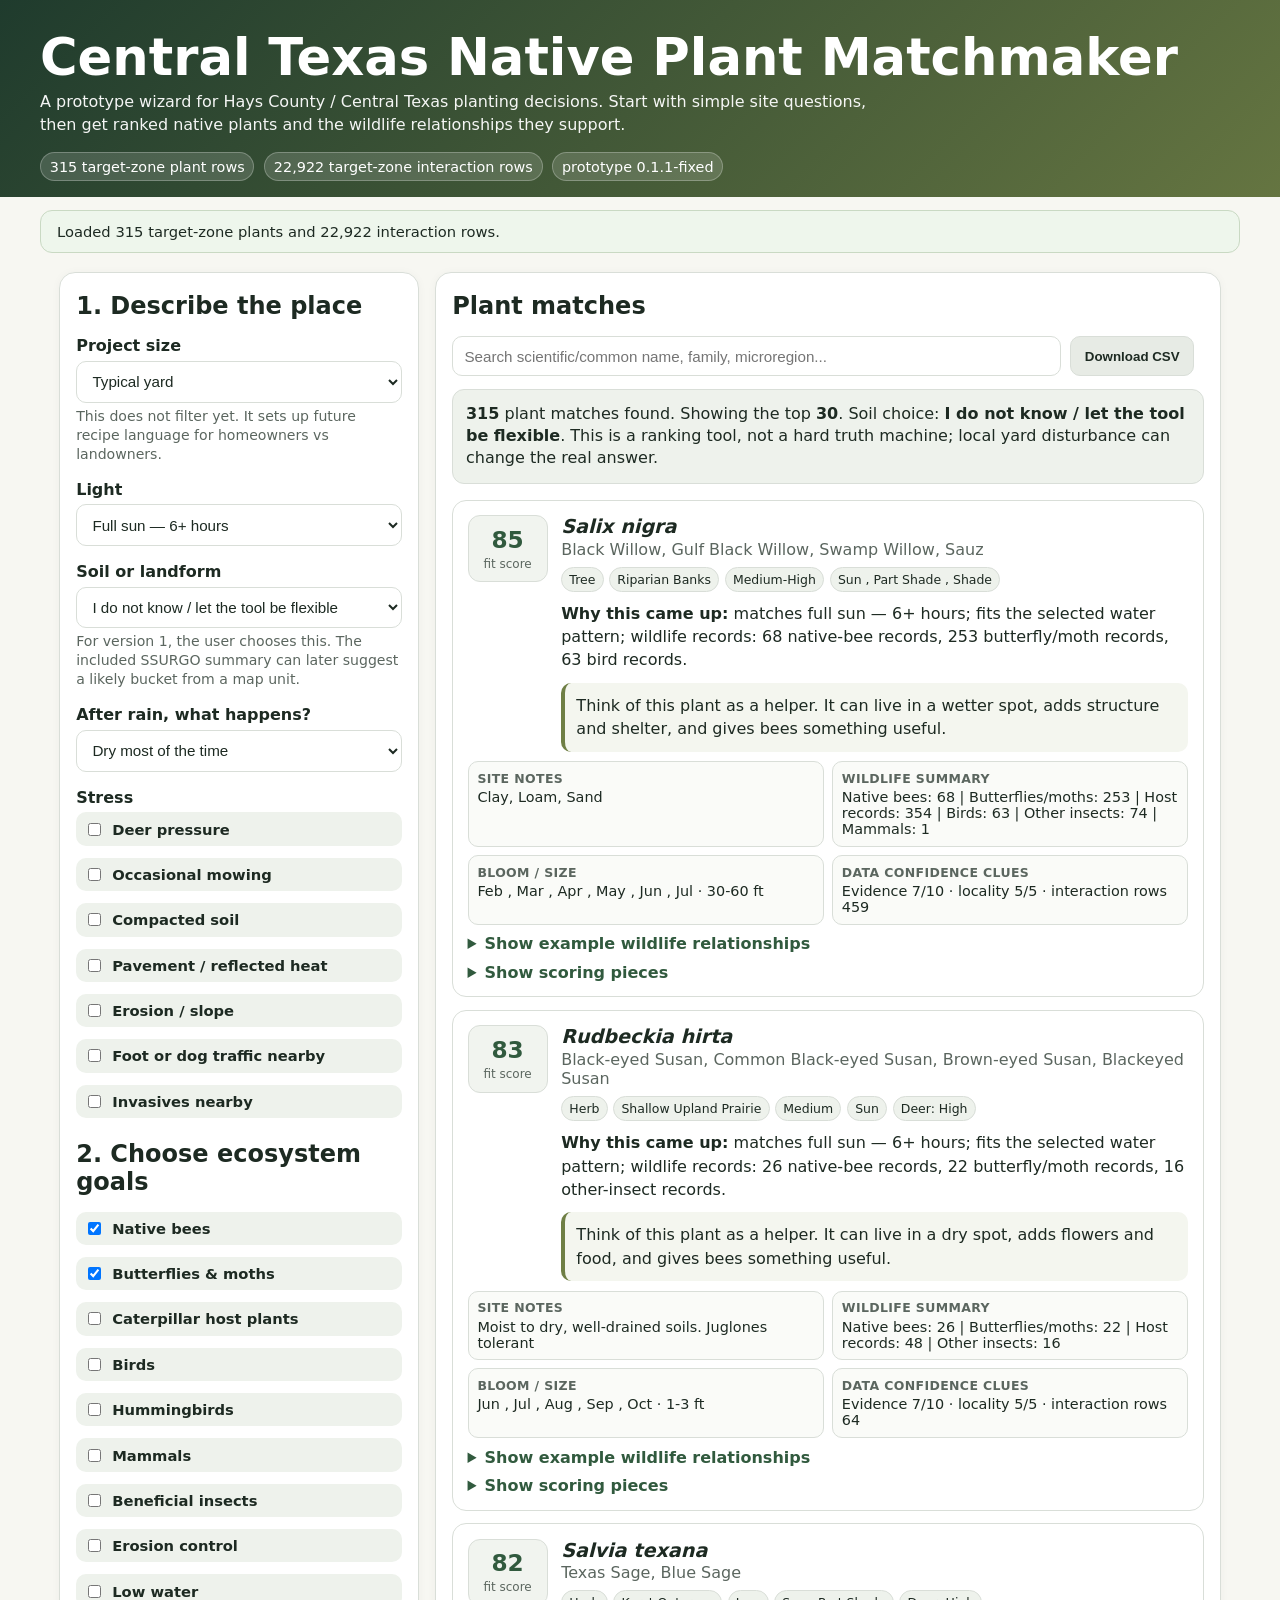
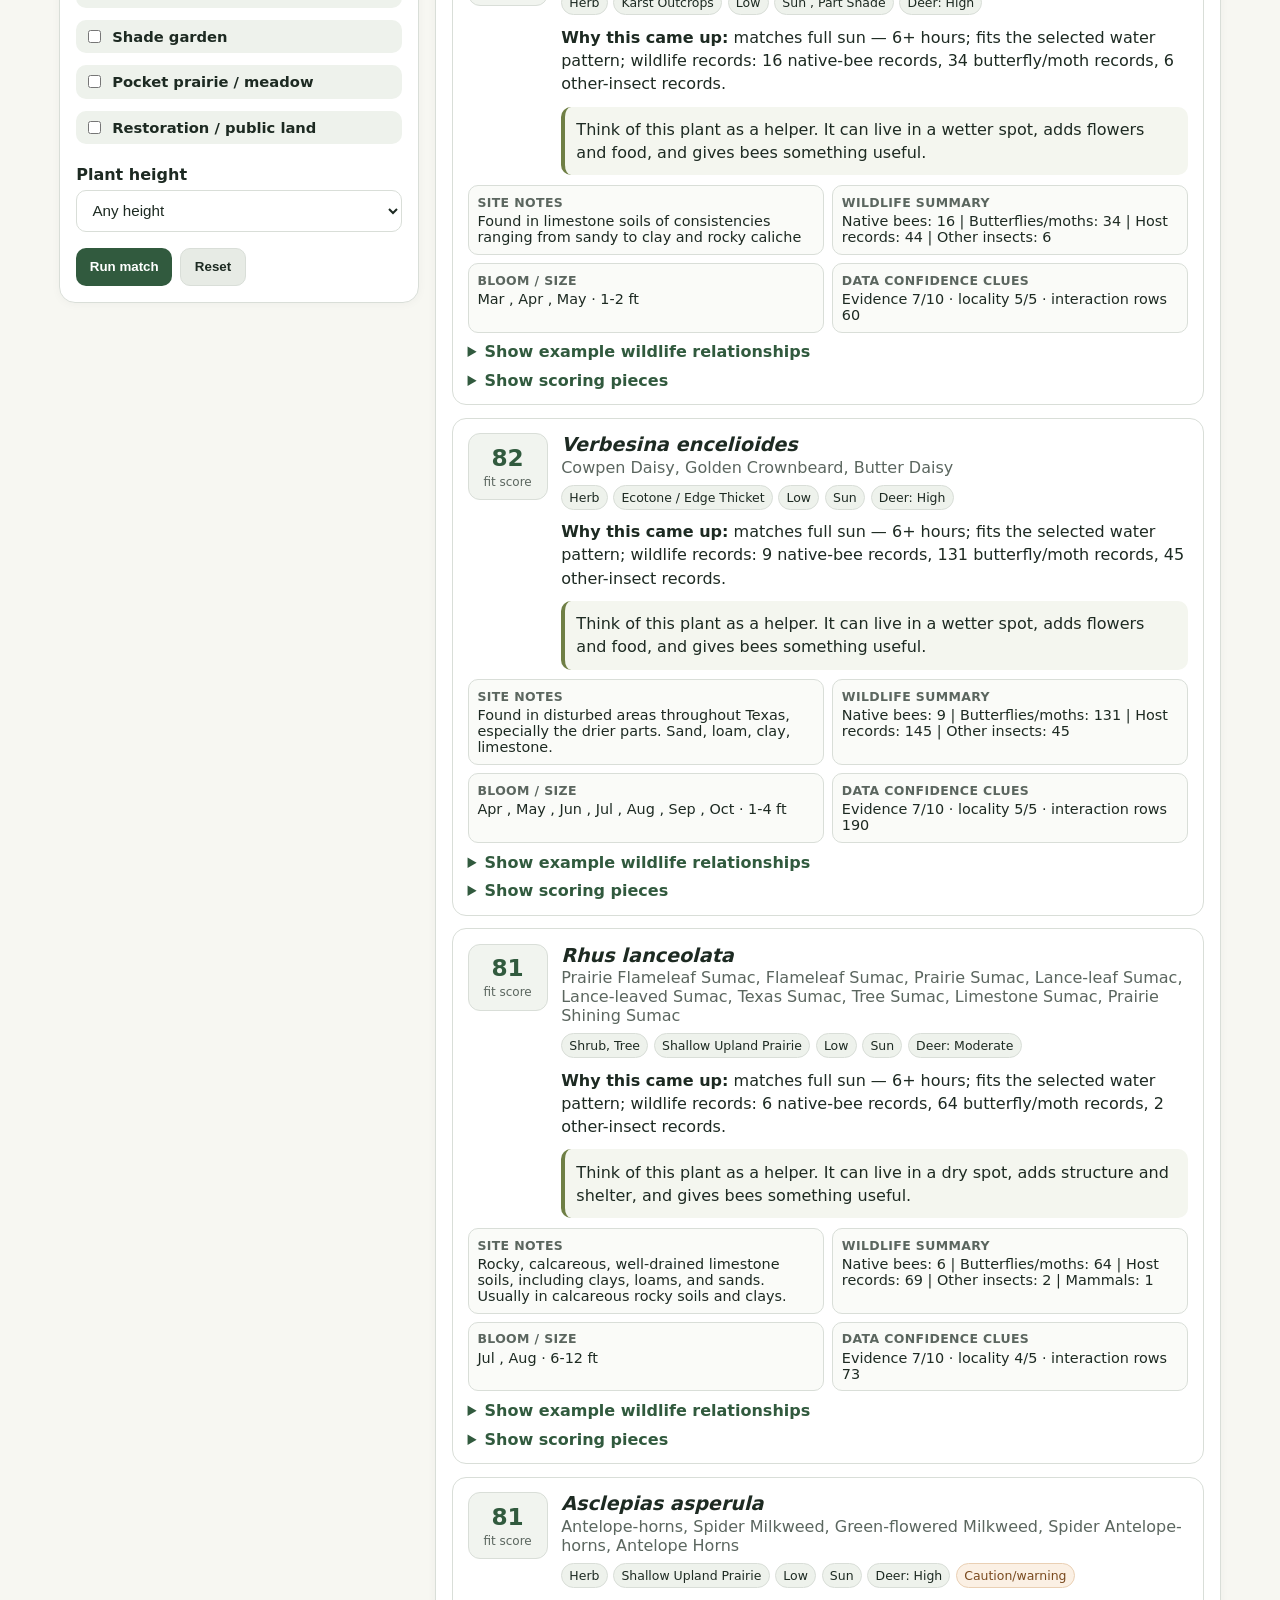
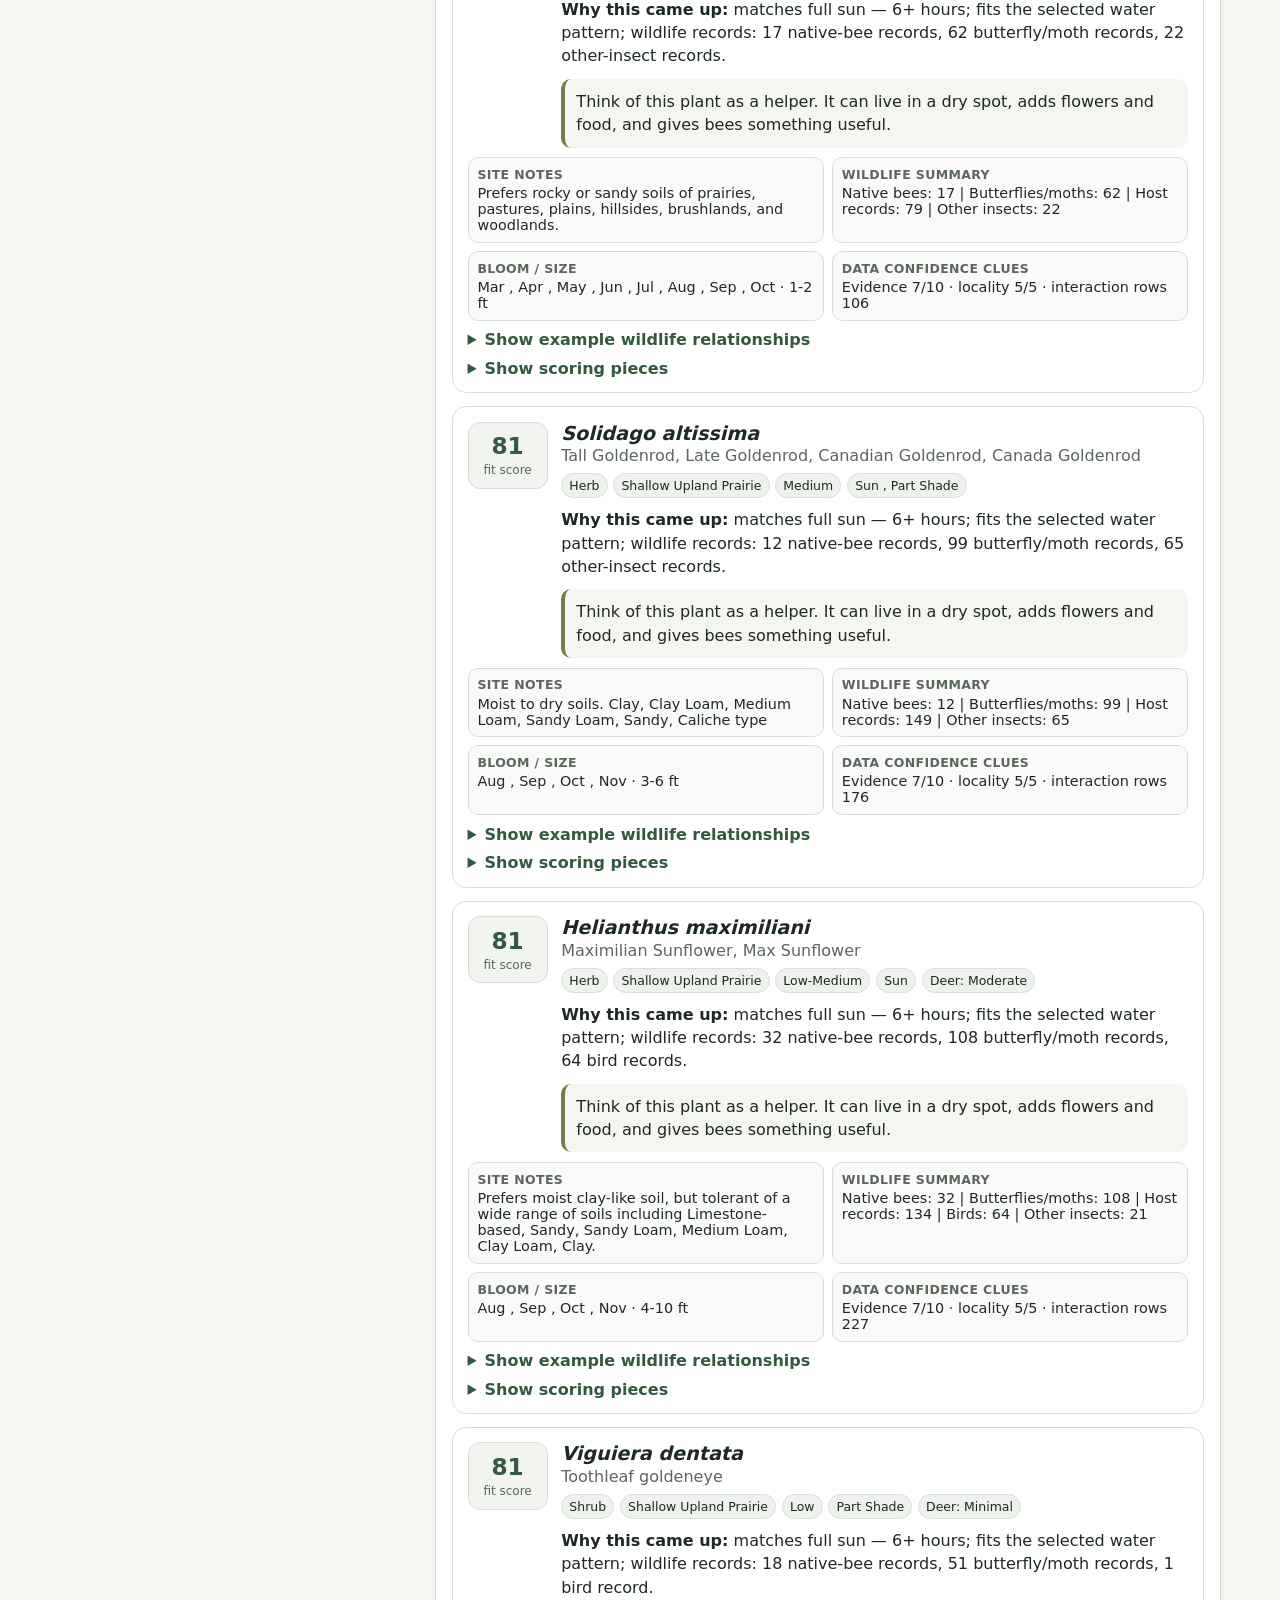
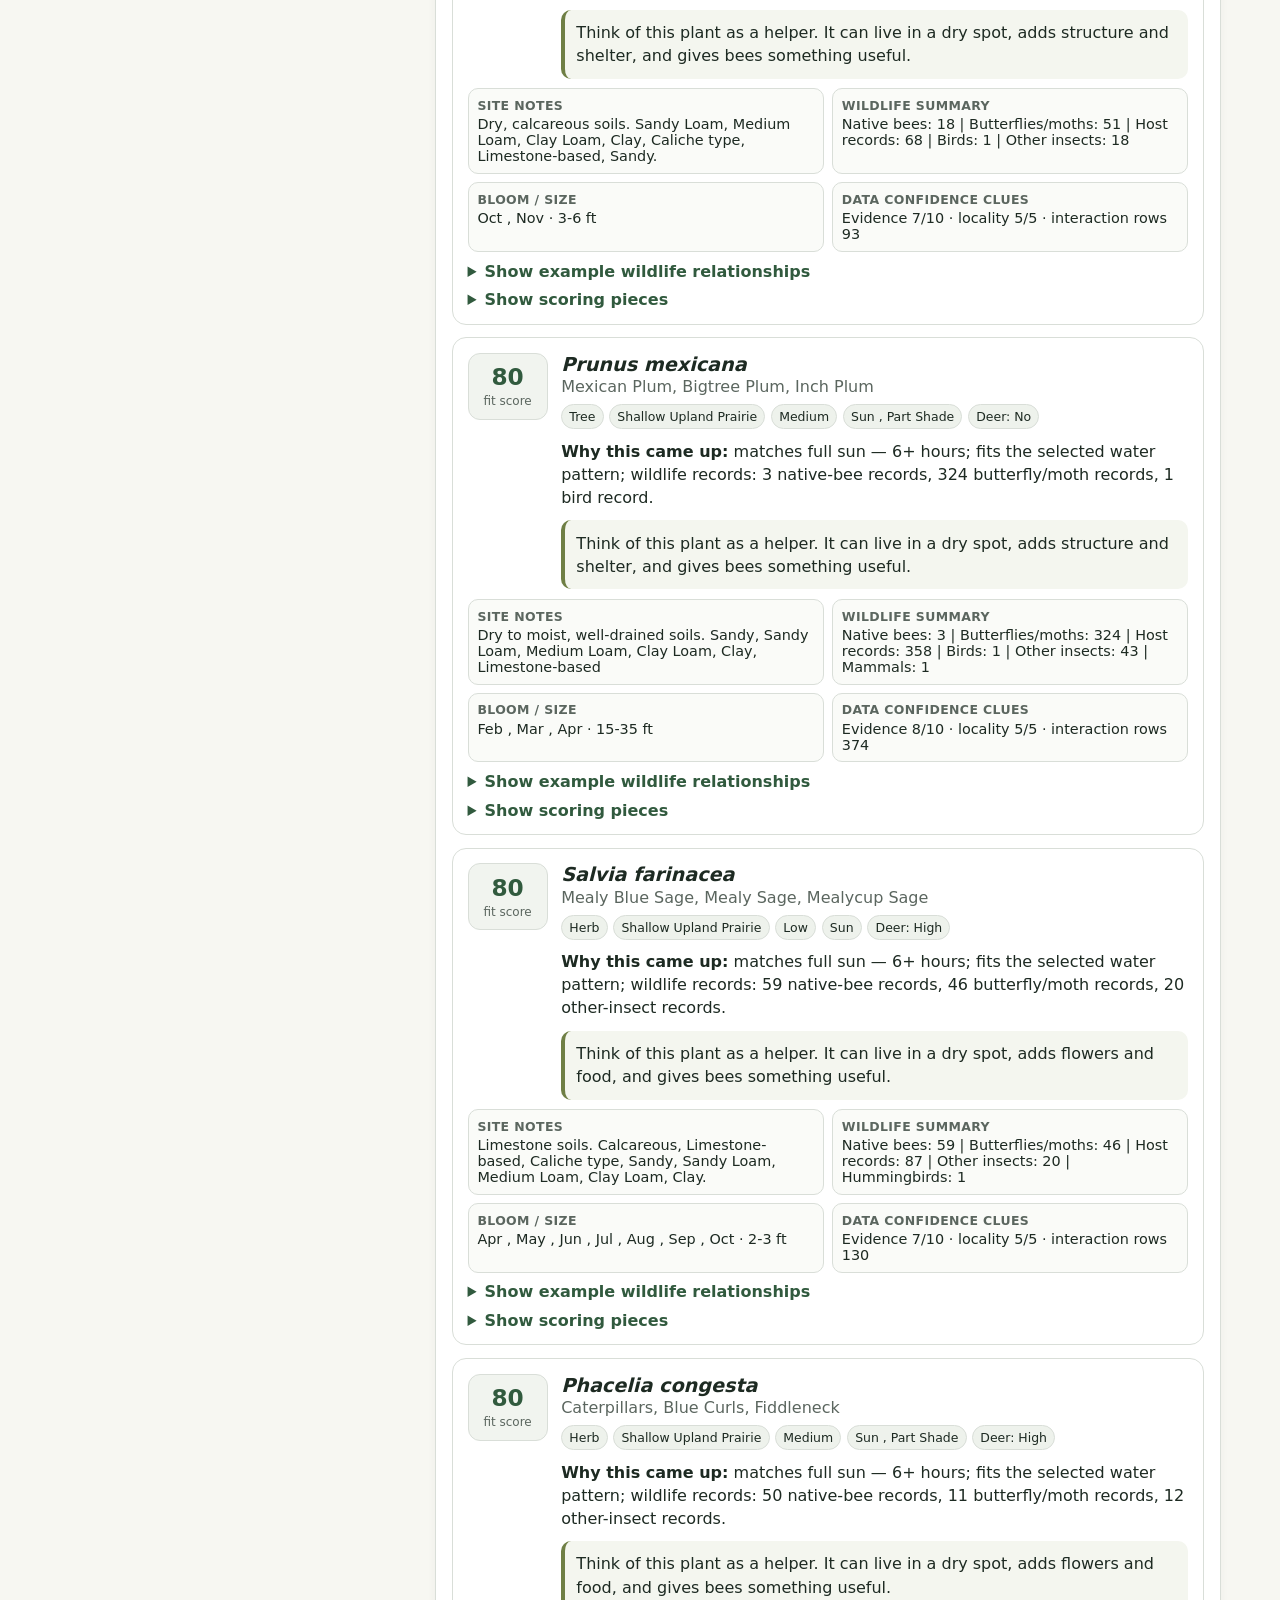
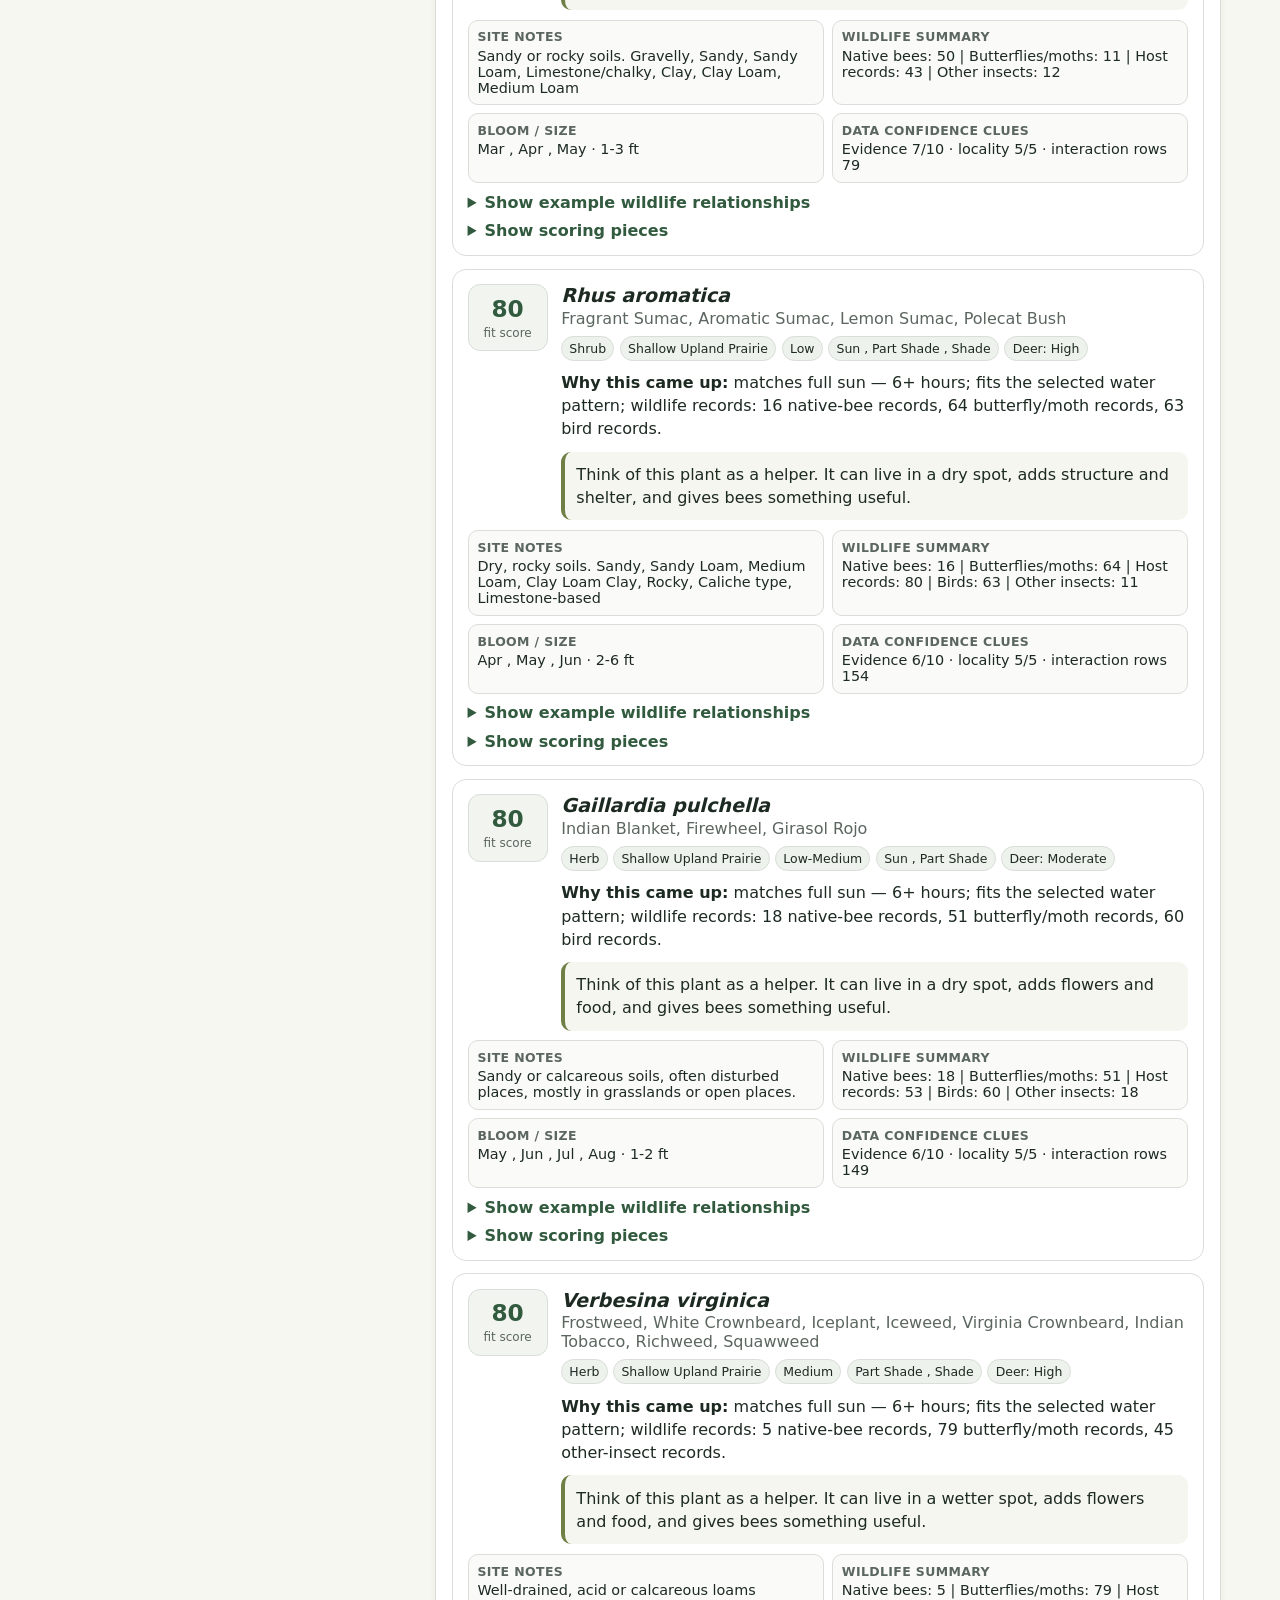
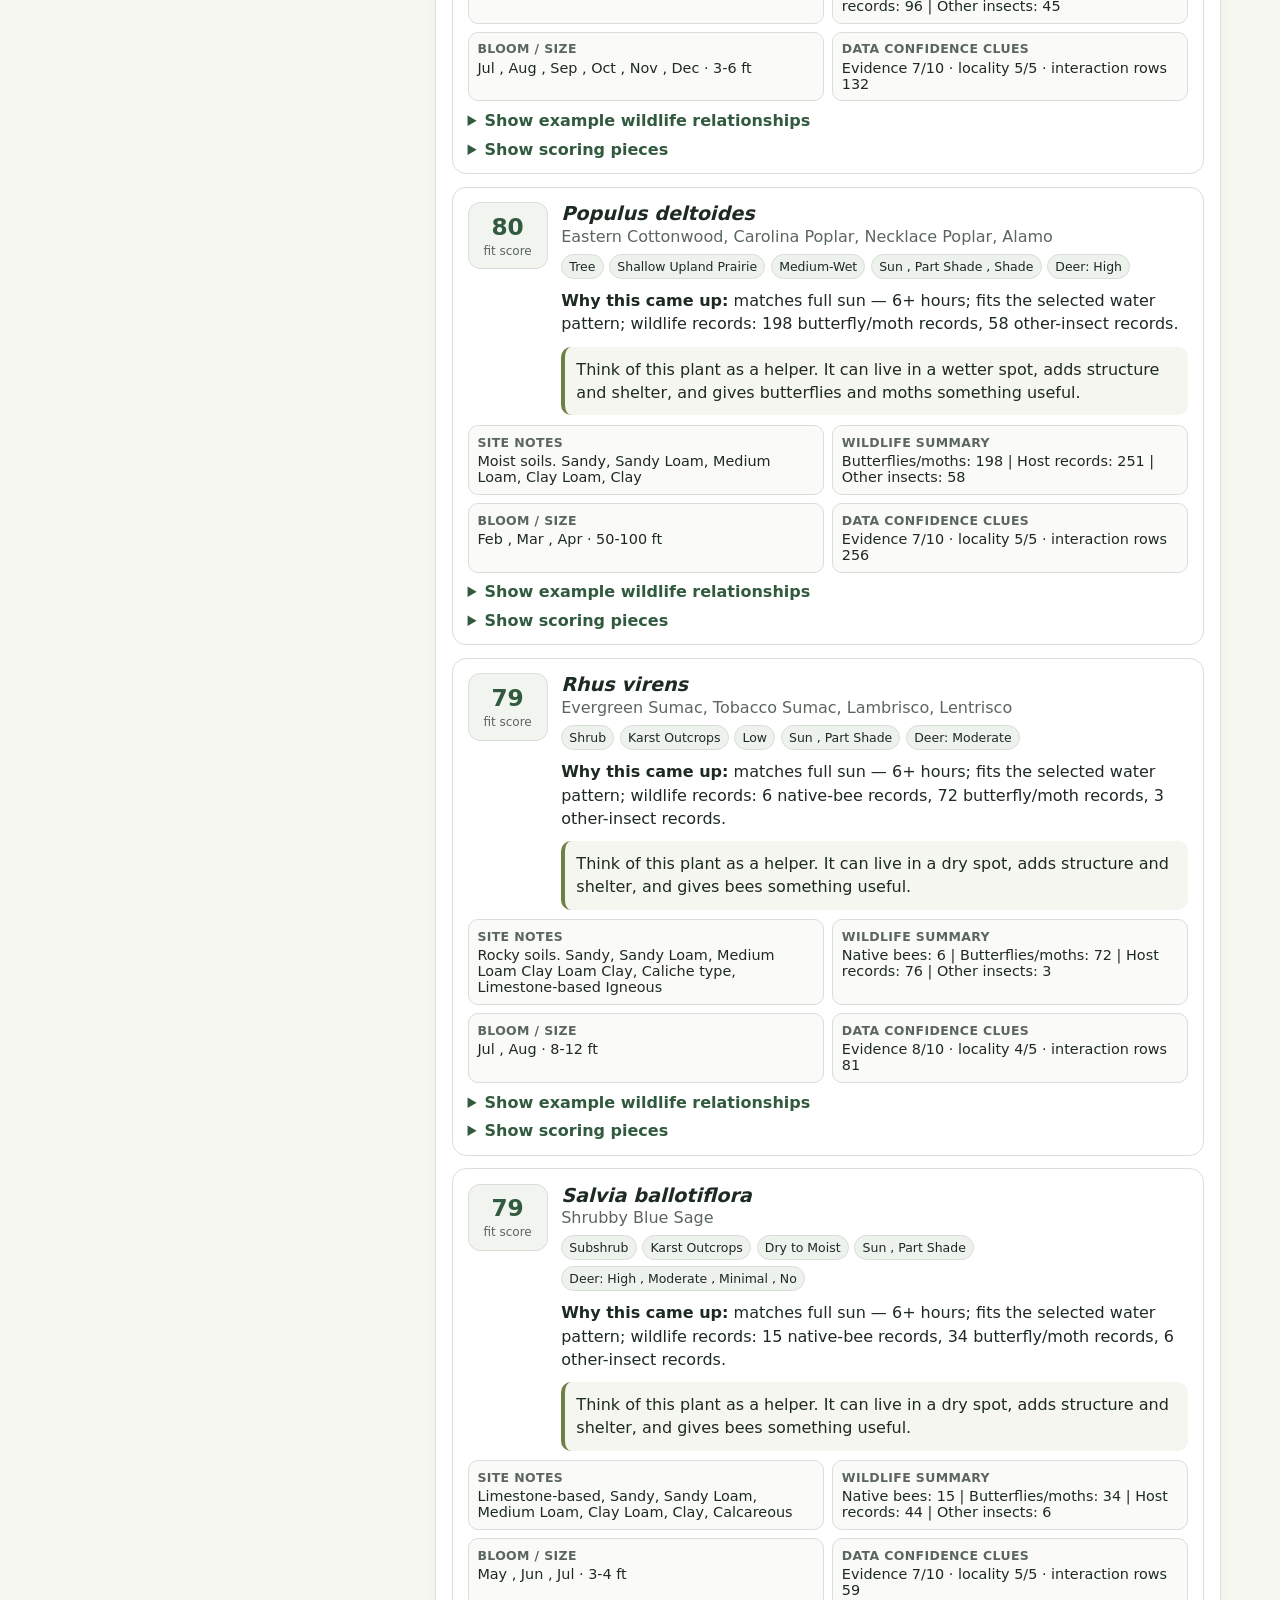
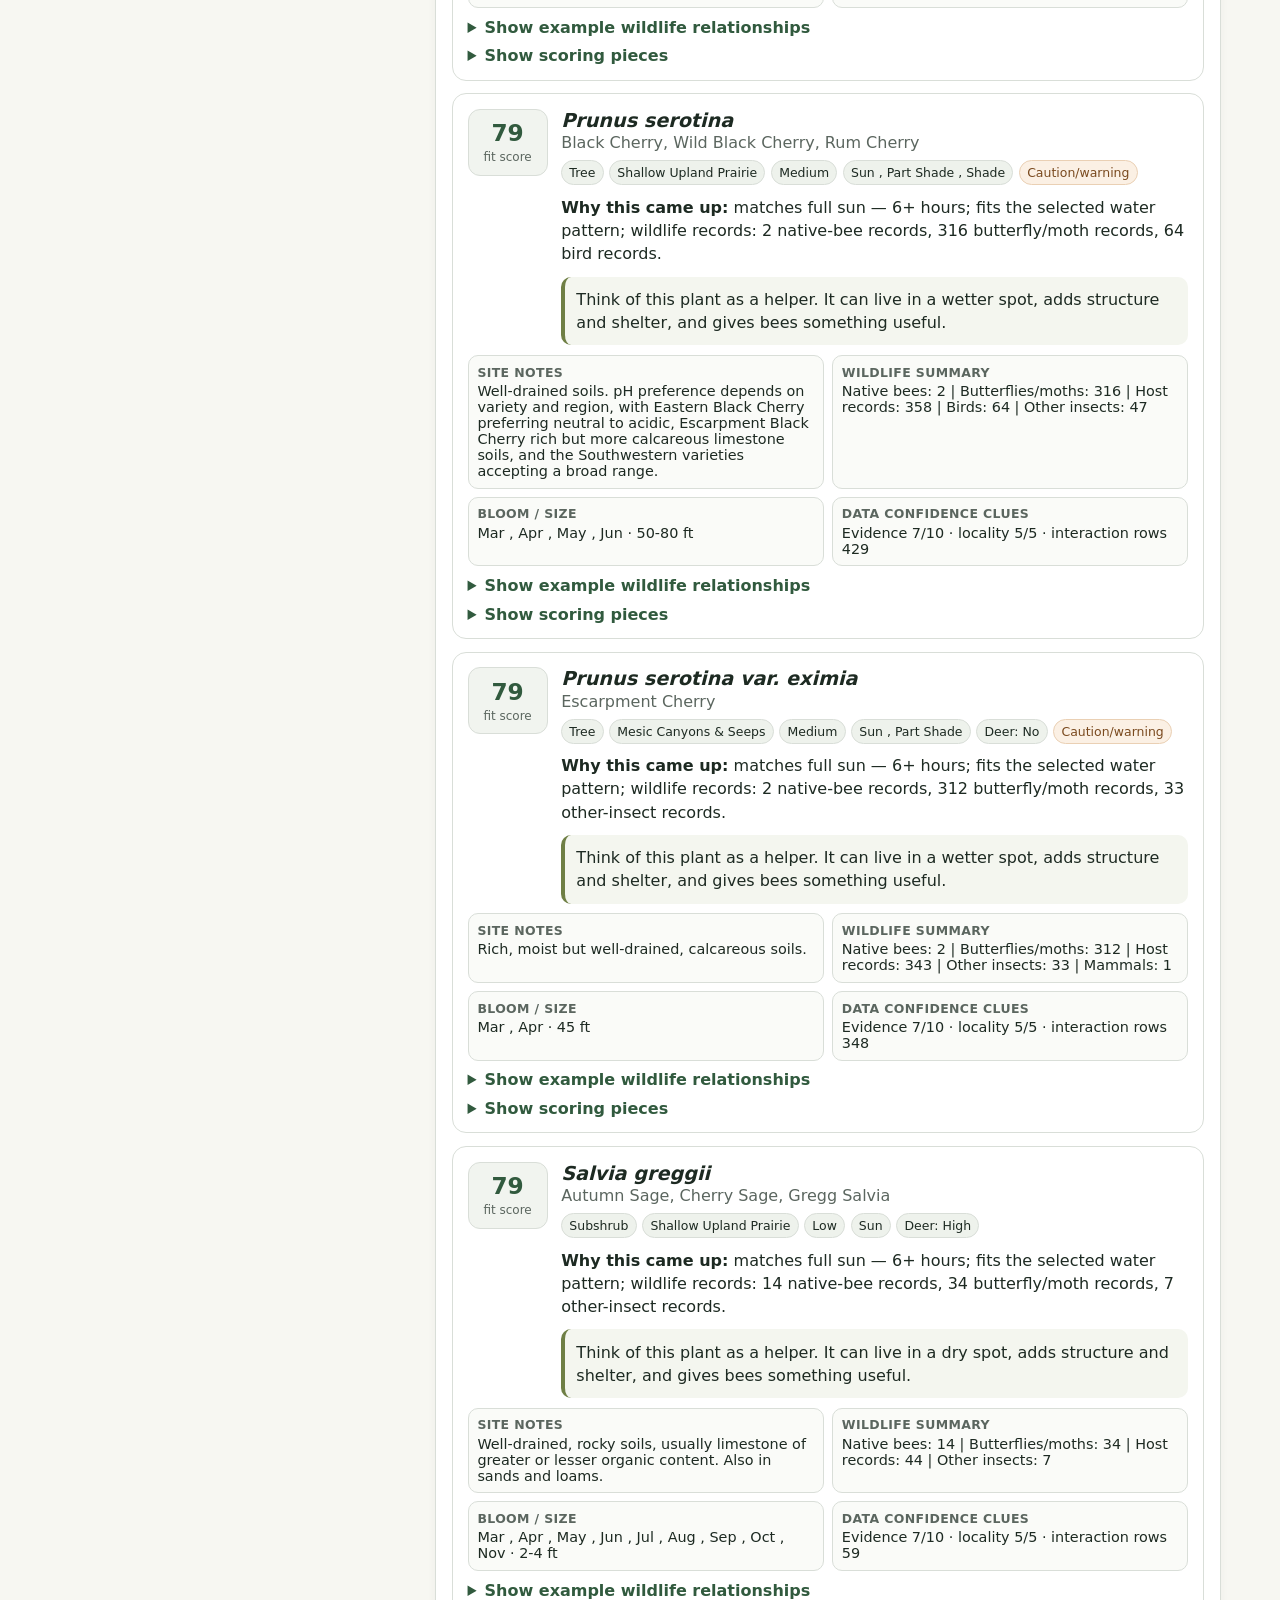
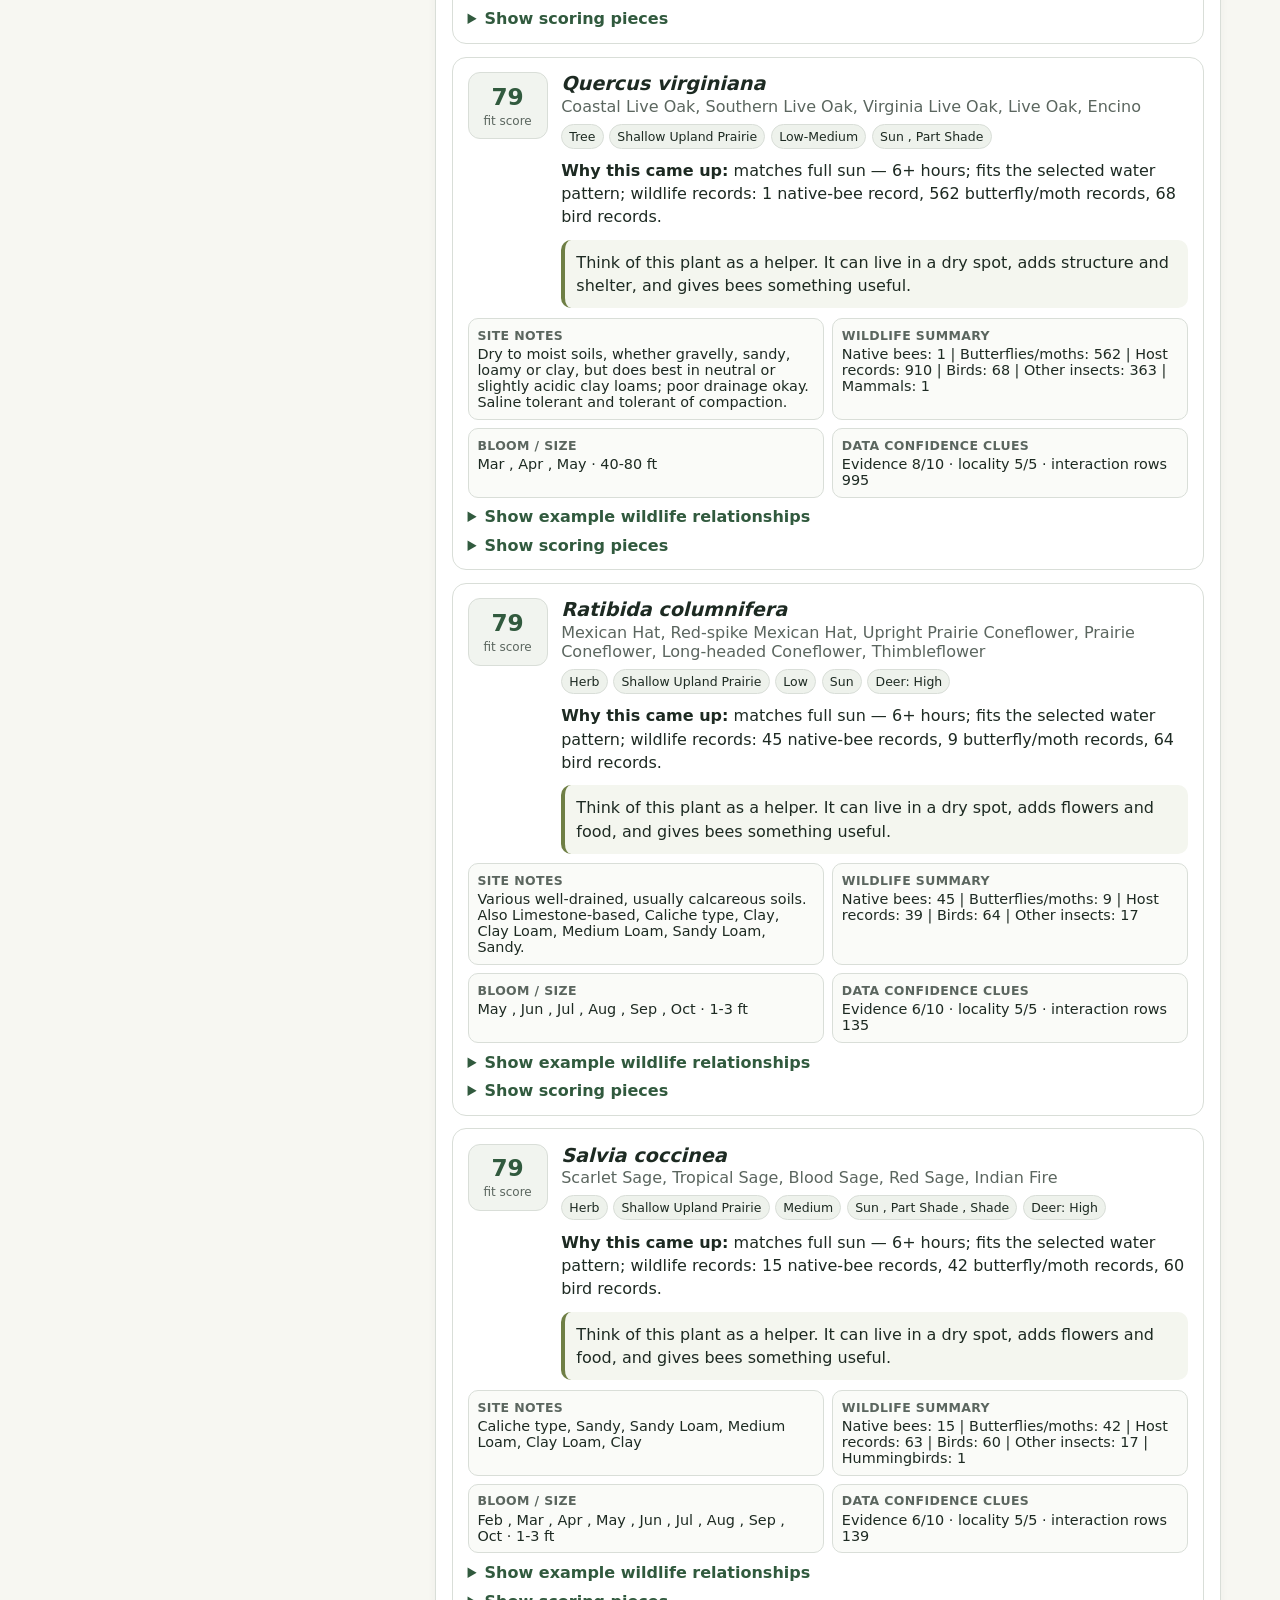
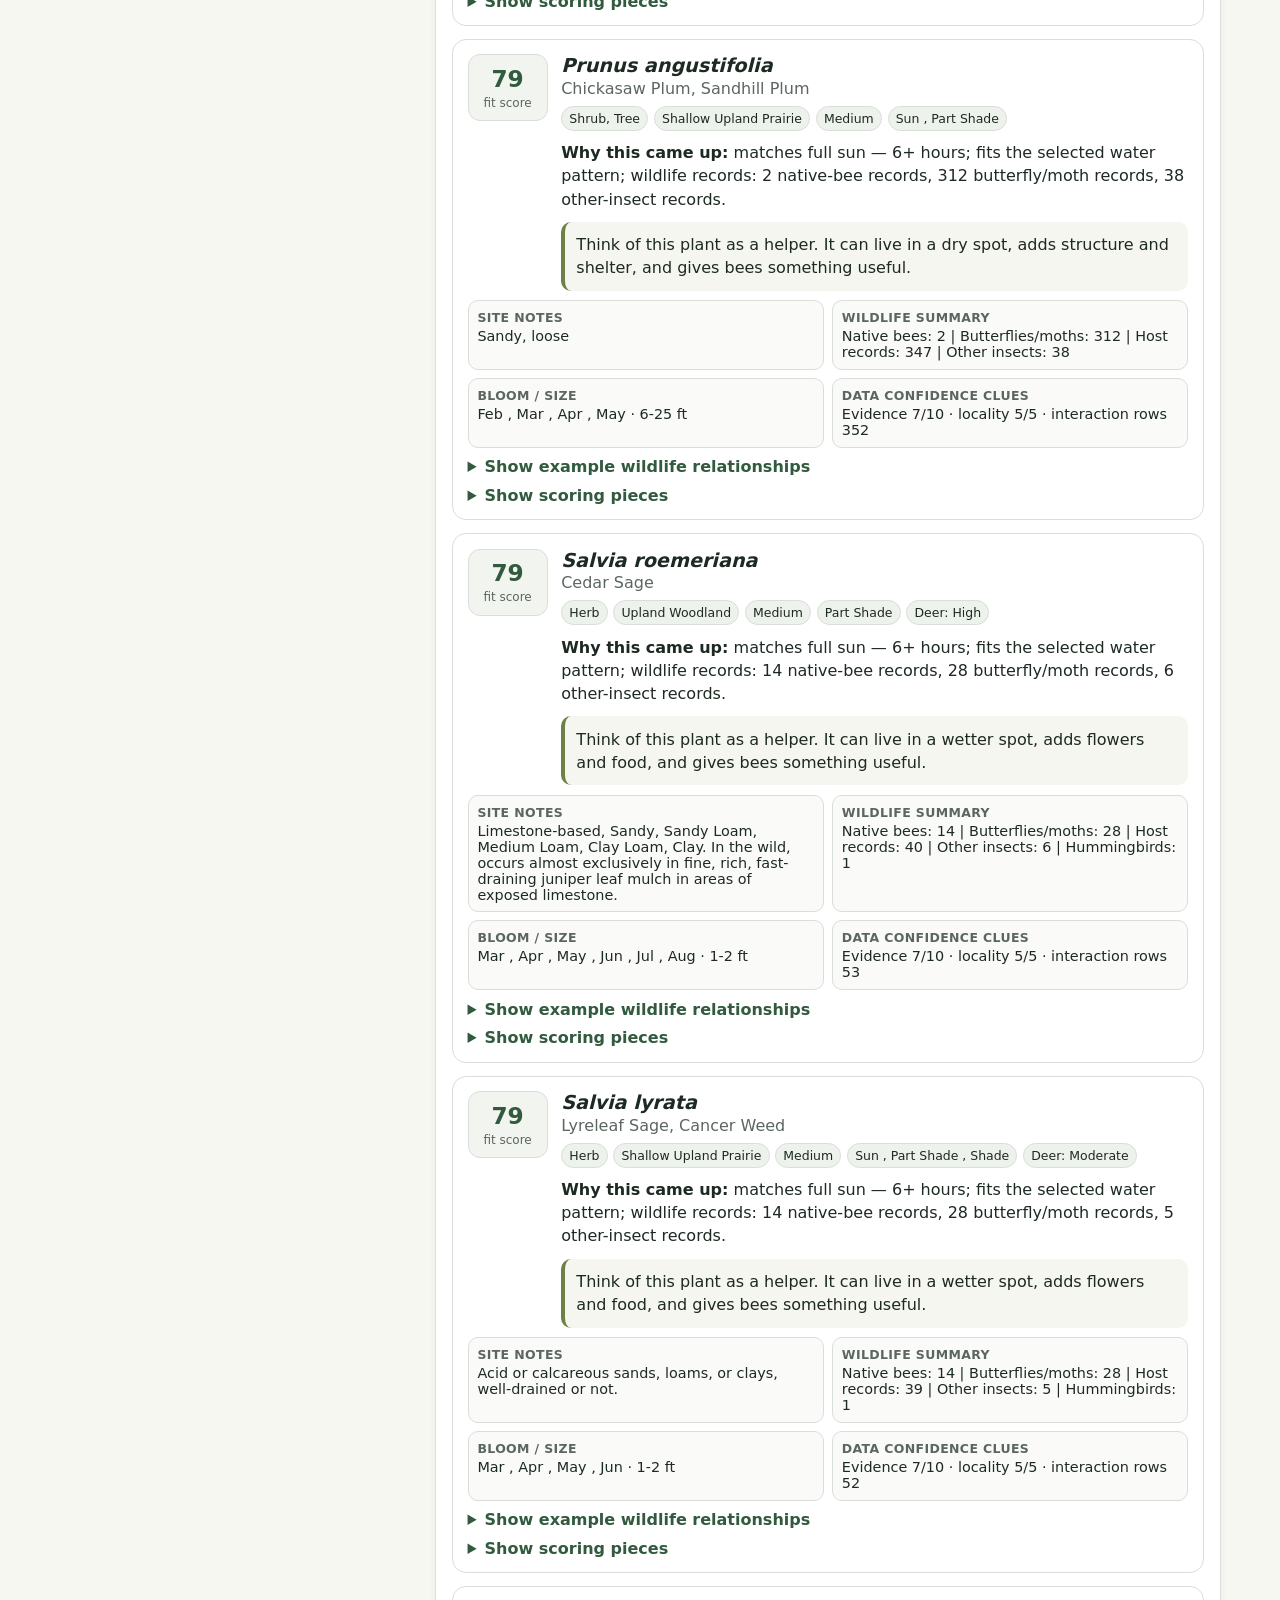
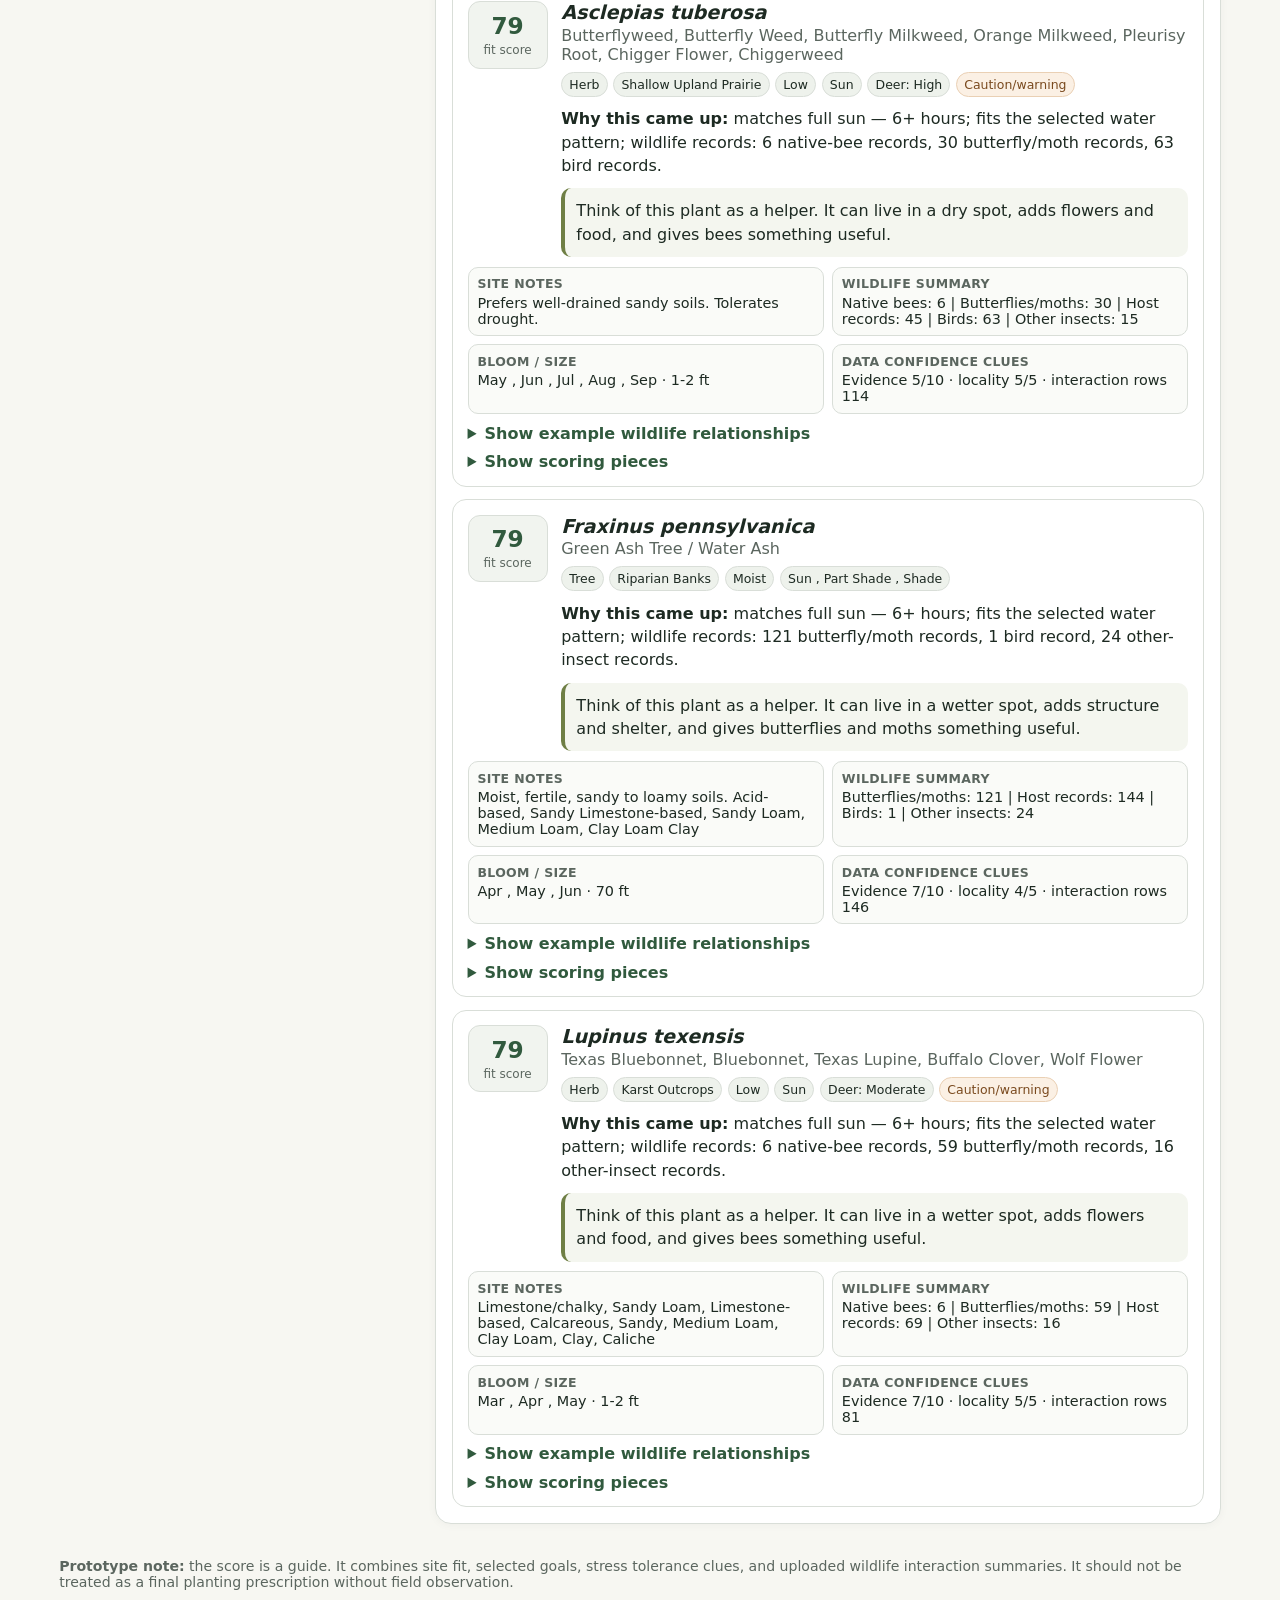
<file: index.html>
<!doctype html>
<html lang="en">
<head>
  <meta charset="utf-8">
  <meta name="viewport" content="width=device-width, initial-scale=1">
  <title>Central Texas Native Plant Matchmaker — Prototype</title>
  <link rel="stylesheet" href="css/style.css">
  <script defer src="data/plant_matcher_data.js"></script>
  <script defer src="js/app.js"></script>
</head>
<body>
  <header>
    <div class="wrap">
      <h1>Central Texas Native Plant Matchmaker</h1>
      <p class="subtitle">A prototype wizard for Hays County / Central Texas planting decisions. Start with simple site questions, then get ranked native plants and the wildlife relationships they support.</p>
      <div class="meta"><span id="metaPlants">loading plant rows</span><span id="metaInteractions">loading interaction rows</span><span id="metaVersion">prototype v0.1.1</span></div>
    </div>
  </header>
  <div id="appStatus" class="status info">Loading plant data. If this message stays visible, check that the data and js folders uploaded with index.html.</div>
  <noscript><div class="status error">This prototype needs JavaScript enabled.</div></noscript>
  <main class="grid">
    <section class="panel wizard">
      <h2>1. Describe the place</h2>
      <div class="field">
        <label for="projectSize">Project size</label>
        <select id="projectSize">
          <option value="patio">Patio / small bed</option>
          <option value="yard" selected>Typical yard</option>
          <option value="acreage">0.25–5 acres</option>
          <option value="large_land">Large property / restoration land</option>
        </select>
        <p class="help">This does not filter yet. It sets up future recipe language for homeowners vs landowners.</p>
      </div>
      <div class="field">
        <label for="light">Light</label>
        <select id="light">
          <option value="unknown">I do not know</option>
          <option value="full_sun" selected>Full sun — 6+ hours</option>
          <option value="part_sun">Part sun / part shade</option>
          <option value="shade">Shade / woodland edge</option>
        </select>
      </div>
      <div class="field">
        <label for="soil">Soil or landform</label>
        <select id="soil"><option value="unknown">Loading soil choices...</option></select>
        <p class="help">For version 1, the user chooses this. The included SSURGO summary can later suggest a likely bucket from a map unit.</p>
      </div>
      <div class="field">
        <label for="water">After rain, what happens?</label>
        <select id="water">
          <option value="unknown">I do not know</option>
          <option value="very_dry">Water runs off fast / very dry</option>
          <option value="dry" selected>Dry most of the time</option>
          <option value="average">Average garden soil</option>
          <option value="wet_after_rain">Puddles or stays moist, then dries</option>
          <option value="wet">Wet ditch / swale / creek edge</option>
          <option value="irrigated">Regularly irrigated</option>
        </select>
      </div>
      <div class="field">
        <label>Stress</label>
        <div class="checkbox-grid">
          <label class="check"><input type="checkbox" name="stress" value="deer"> Deer pressure</label>
          <label class="check"><input type="checkbox" name="stress" value="mowing"> Occasional mowing</label>
          <label class="check"><input type="checkbox" name="stress" value="compaction"> Compacted soil</label>
          <label class="check"><input type="checkbox" name="stress" value="heat"> Pavement / reflected heat</label>
          <label class="check"><input type="checkbox" name="stress" value="erosion"> Erosion / slope</label>
          <label class="check"><input type="checkbox" name="stress" value="foot_traffic"> Foot or dog traffic nearby</label>
          <label class="check"><input type="checkbox" name="stress" value="invasives"> Invasives nearby</label>
        </div>
      </div>
      <h2>2. Choose ecosystem goals</h2>
      <div class="field checkbox-grid">
        <label class="check"><input type="checkbox" name="goal" value="bees" checked> Native bees</label>
        <label class="check"><input type="checkbox" name="goal" value="butterflies_moths" checked> Butterflies & moths</label>
        <label class="check"><input type="checkbox" name="goal" value="caterpillars"> Caterpillar host plants</label>
        <label class="check"><input type="checkbox" name="goal" value="birds"> Birds</label>
        <label class="check"><input type="checkbox" name="goal" value="hummingbirds"> Hummingbirds</label>
        <label class="check"><input type="checkbox" name="goal" value="mammals"> Mammals</label>
        <label class="check"><input type="checkbox" name="goal" value="beneficial_insects"> Beneficial insects</label>
        <label class="check"><input type="checkbox" name="goal" value="erosion"> Erosion control</label>
        <label class="check"><input type="checkbox" name="goal" value="low_water"> Low water</label>
        <label class="check"><input type="checkbox" name="goal" value="shade_garden"> Shade garden</label>
        <label class="check"><input type="checkbox" name="goal" value="meadow"> Pocket prairie / meadow</label>
        <label class="check"><input type="checkbox" name="goal" value="restoration"> Restoration / public land</label>
      </div>
      <div class="field">
        <label for="height">Plant height</label>
        <select id="height">
          <option value="any">Any height</option>
          <option value="under2">Under 2 ft</option>
          <option value="two_to_five">2–5 ft</option>
          <option value="over5">Over 5 ft</option>
        </select>
      </div>
      <div class="actions">
        <button id="run">Run match</button>
        <button id="reset" class="secondary">Reset</button>
      </div>
    </section>
    <section class="panel results">
      <h2>Plant matches</h2>
      <div class="toolbar">
        <input id="search" type="search" placeholder="Search scientific/common name, family, microregion...">
        <button id="download" class="secondary">Download CSV</button>
      </div>
      <div id="resultSummary" class="summary-box">Waiting for plant data...</div>
      <div id="cards" class="cards"></div>
    </section>
  </main>
  <footer>
    <p><b>Prototype note:</b> the score is a guide. It combines site fit, selected goals, stress tolerance clues, and uploaded wildlife interaction summaries. It should not be treated as a final planting prescription without field observation.</p>
  </footer>
</body>
</html>
</file>
<file: css/style.css>
:root {
  --bg: #f7f7f2;
  --panel: #ffffff;
  --ink: #1d2a22;
  --muted: #5b665f;
  --line: #d9ded8;
  --soft: #eef2ec;
  --accent: #315a3e;
  --accent2: #6f7f45;
  --warn: #7a4a1f;
}
* { box-sizing: border-box; }
body { margin: 0; font-family: system-ui, -apple-system, Segoe UI, Roboto, Arial, sans-serif; background: var(--bg); color: var(--ink); }
header { padding: 2rem 1.25rem 1rem; background: linear-gradient(135deg, #1f3b2d, #657541); color: white; }
header .wrap, main { max-width: 1200px; margin: 0 auto; }
h1 { margin: 0 0 .4rem; font-size: clamp(1.8rem, 4vw, 3.2rem); line-height: 1; }
.subtitle { max-width: 850px; line-height: 1.45; opacity: .95; margin: 0; }
.meta { display: flex; gap: .6rem; flex-wrap: wrap; margin-top: 1rem; font-size: .9rem; }
.meta span { background: rgba(255,255,255,.15); border: 1px solid rgba(255,255,255,.25); padding: .35rem .55rem; border-radius: 999px; }
main { padding: 1.2rem; }
.grid { display: grid; grid-template-columns: 360px 1fr; gap: 1rem; align-items: start; }
.panel { background: var(--panel); border: 1px solid var(--line); border-radius: 16px; box-shadow: 0 1px 10px rgba(0,0,0,.04); }
.wizard { position: sticky; top: 1rem; padding: 1rem; }
.wizard h2, .results h2 { margin: .2rem 0 1rem; }
.field { margin-bottom: 1rem; }
label { display: block; font-weight: 700; margin-bottom: .35rem; }
.help { color: var(--muted); font-size: .88rem; line-height: 1.35; margin: .25rem 0 .45rem; }
select, input[type="search"] { width: 100%; padding: .65rem .7rem; border: 1px solid var(--line); border-radius: 10px; background: white; color: var(--ink); font-size: .95rem; }
.checkbox-grid { display: grid; grid-template-columns: 1fr; gap: .4rem; }
.check { display: flex; gap: .5rem; align-items: center; padding: .45rem .5rem; background: var(--soft); border-radius: 10px; font-size: .92rem; }
.actions { display: flex; gap: .5rem; flex-wrap: wrap; margin-top: .8rem; }
button { border: 0; border-radius: 10px; padding: .65rem .85rem; font-weight: 700; cursor: pointer; background: var(--accent); color: white; }
button.secondary { background: #e7ebe5; color: var(--ink); border: 1px solid var(--line); }
.results { padding: 1rem; min-height: 50vh; }
.toolbar { display: grid; grid-template-columns: 1fr auto auto; gap: .6rem; margin-bottom: .8rem; }
.summary-box { background: #eef2ec; border: 1px solid var(--line); padding: .8rem; border-radius: 12px; margin-bottom: 1rem; line-height: 1.4; }
.cards { display: grid; gap: .8rem; }
.card { border: 1px solid var(--line); background: white; border-radius: 14px; padding: .9rem; }
.card-head { display: grid; grid-template-columns: 80px 1fr; gap: .85rem; align-items: start; }
.score { text-align: center; background: #f1f4ef; border-radius: 12px; padding: .6rem .25rem; border: 1px solid var(--line); }
.score b { display: block; font-size: 1.45rem; color: var(--accent); }
.score span { font-size: .75rem; color: var(--muted); }
.card h3 { margin: 0; font-size: 1.2rem; }
.common { color: var(--muted); margin: .1rem 0 .5rem; }
.chips { display: flex; gap: .35rem; flex-wrap: wrap; margin: .35rem 0; }
.chip { background: #eef2ec; border: 1px solid var(--line); padding: .25rem .45rem; border-radius: 999px; font-size: .78rem; }
.chip.warn { background: #fbf0e4; color: var(--warn); border-color: #ead0b4; }
.why { margin-top: .65rem; line-height: 1.45; }
.detail-grid { display: grid; grid-template-columns: repeat(2, minmax(0,1fr)); gap: .5rem; margin-top: .6rem; }
.detail { background: #fafbf8; border: 1px solid var(--line); border-radius: 10px; padding: .55rem; font-size: .9rem; }
.detail b { display: block; font-size: .78rem; color: var(--muted); text-transform: uppercase; letter-spacing: .03em; margin-bottom: .2rem; }
details { margin-top: .6rem; }
summary { cursor: pointer; font-weight: 700; color: var(--accent); }
.animals { display: grid; gap: .45rem; margin-top: .5rem; }
.animal-group { border-left: 3px solid var(--accent2); padding-left: .6rem; }
.animal-group b { display:block; }
.small { font-size: .86rem; color: var(--muted); }
.kids { background: #f4f6ef; border-left: 4px solid var(--accent2); padding: .7rem; border-radius: 10px; margin-top: .7rem; line-height: 1.45; }
footer { max-width: 1200px; margin: 0 auto; padding: 0 1.2rem 2rem; color: var(--muted); font-size: .88rem; }
@media (max-width: 900px) { .grid { grid-template-columns: 1fr; } .wizard { position: static; } .toolbar { grid-template-columns: 1fr; } .detail-grid { grid-template-columns: 1fr; } }
.status { max-width: 1200px; margin: .8rem auto 0; padding: .75rem 1rem; border-radius: 12px; border: 1px solid var(--line); background: #eef2ec; color: var(--ink); font-size: .92rem; }
.status.ok { background: #eef6ec; border-color: #c9d9c3; }
.status.error { background: #fbf0e4; border-color: #ead0b4; color: var(--warn); }
</file>
